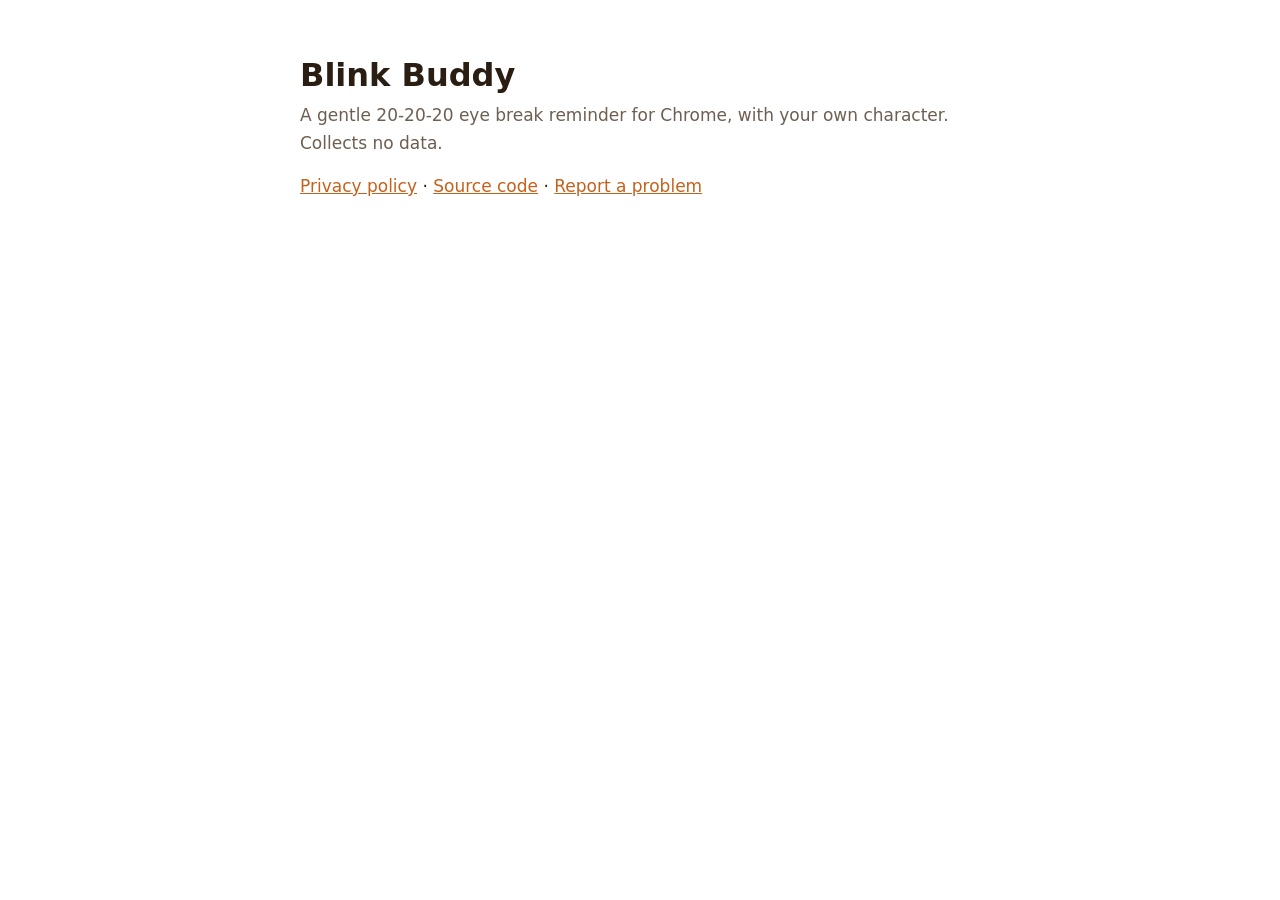
<file: docs/index.html>
<!doctype html>
<html lang="en">
<head>
<meta charset="utf-8">
<meta name="viewport" content="width=device-width, initial-scale=1">
<title>Blink Buddy</title>
<meta name="description" content="A free Chrome extension for the 20-20-20 rule: every 20 minutes, a gentle reminder to look 20 feet away for 20 seconds. No data collected.">
<link rel="alternate" type="text/plain" title="Summary for AI agents" href="llms.txt">
<script type="application/ld+json">
{
  "@context": "https://schema.org",
  "@type": "SoftwareApplication",
  "name": "Blink Buddy",
  "alternateName": "Blink Buddy: 20-20-20 Eye Break Reminder",
  "description": "A Chrome extension for the 20-20-20 rule against digital eye strain: every 20 minutes, a gentle reminder to look 20 feet away for 20 seconds, over the page you're on or in a small window.",
  "applicationCategory": "HealthApplication",
  "applicationSubCategory": "Browser extension",
  "operatingSystem": "Google Chrome",
  "softwareVersion": "1.0.0",
  "isAccessibleForFree": true,
  "offers": { "@type": "Offer", "price": "0", "priceCurrency": "USD" },
  "url": "https://sdipanshu.github.io/blink-buddy/",
  "downloadUrl": "https://github.com/sdipanshu/blink-buddy",
  "codeRepository": "https://github.com/sdipanshu/blink-buddy",
  "keywords": "20-20-20 rule, eye break reminder, eye strain, screen break, break reminder Chrome extension",
  "featureList": [
    "A 20-second eye break every 20 minutes",
    "Shows over the current page or in a small window when Chrome isn't in front",
    "No breaks while the computer is locked",
    "Custom character and colours, optionally picked from a photo on-device",
    "No account, no tracking, no network requests"
  ]
}
</script>
<style>
  :root { color-scheme: light dark; --fg: #2a1d12; --mut: #6e5e50; --bg: #fff; --accent: #c4621d; }
  @media (prefers-color-scheme: dark) { :root { --fg: #f5ece4; --mut: #a8988a; --bg: #1c1712; --accent: #e98a3c; } }
  body { margin: 0; background: var(--bg); color: var(--fg); font: 17px/1.6 system-ui, -apple-system, "Segoe UI", sans-serif; }
  main { max-width: 680px; margin: 0 auto; padding: 56px 16px; }
  h1 { font-size: 32px; line-height: 1.2; margin: 0 0 8px; }
  p { margin: 0 0 16px; } .mut { color: var(--mut); }
  a { color: var(--accent); }
</style>
</head>
<body>
<main>
  <h1>Blink Buddy</h1>
  <p class="mut">A gentle 20-20-20 eye break reminder for Chrome, with your own character. Collects no data.</p>
  <p><a href="privacy.html">Privacy policy</a> · <a href="https://github.com/sdipanshu/blink-buddy">Source code</a> · <a href="https://github.com/sdipanshu/blink-buddy/issues">Report a problem</a></p>
</main>
</body>
</html>
</file>
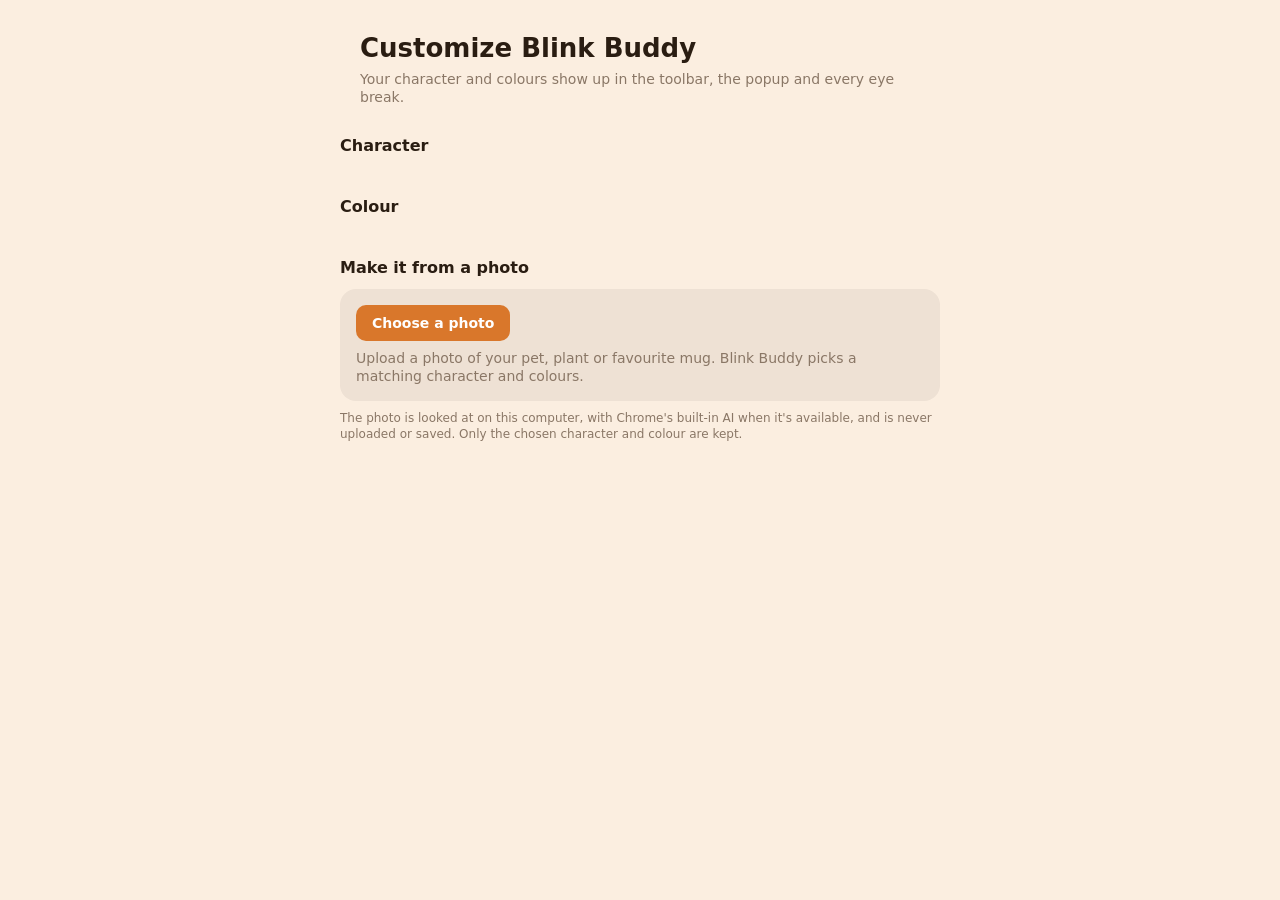
<file: options.html>
<!doctype html>
<html lang="en">
<head>
<meta charset="utf-8">
<meta name="viewport" content="width=device-width, initial-scale=1">
<title>Customize Blink Buddy</title>
<link rel="stylesheet" href="style.css">
<style>
  body.options { user-select: auto; min-height: 100vh; }
  main { max-width: 640px; margin: 0 auto; padding: 32px 20px 56px; }
  header { display: flex; align-items: center; gap: 20px; margin-bottom: 8px; }
  header .art { width: 84px; height: 118px; }
  h1 { font-size: 26px; margin: 0 0 4px; }
  h2 { font-size: 16px; margin: 30px 0 10px; }
  .sub { color: var(--mut); font-size: 14px; margin: 0; }
  .grid { display: flex; flex-wrap: wrap; gap: 8px; }
  .chip { width: 52px; height: 52px; border-radius: 14px; border: 2px solid transparent; background: color-mix(in srgb, var(--fg) 7%, transparent); font-size: 28px; line-height: 1; cursor: pointer; display: grid; place-items: center; color: var(--fg); font-family: "Segoe UI Emoji", "Apple Color Emoji", "Noto Color Emoji", system-ui, sans-serif; }
  .chip.on { border-color: var(--accent); background: color-mix(in srgb, var(--accent) 16%, transparent); }
  .chip:focus-visible, .swatch:focus-visible, .upload:focus-within { outline: 2px solid var(--accent); outline-offset: 2px; }
  .chip svg { width: 34px; height: 34px; }
  .swatch { width: 40px; height: 40px; border-radius: 50%; border: 3px solid var(--bg); box-shadow: 0 0 0 2px transparent; cursor: pointer; }
  .swatch.on { box-shadow: 0 0 0 2px var(--fg); }
  .photo { display: flex; gap: 16px; align-items: center; padding: 16px; border-radius: 16px; background: color-mix(in srgb, var(--fg) 6%, transparent); }
  .photo img { width: 88px; height: 88px; object-fit: cover; border-radius: 12px; flex: none; background: color-mix(in srgb, var(--fg) 10%, transparent); }
  .photo img[hidden] { display: none; }
  .upload { display: inline-block; padding: 9px 16px; border-radius: 10px; background: var(--accent); color: #fff; font-weight: 600; cursor: pointer; }
  .upload input { position: absolute; opacity: 0; width: 1px; height: 1px; }
  #status { margin: 8px 0 0; font-size: 14px; }
  #result { display: flex; gap: 10px; margin-top: 10px; }
  #result[hidden] { display: none; }
  .note { color: var(--mut); font-size: 12px; margin-top: 10px; }
</style>
</head>
<body class="options">
<main>
  <header>
    <div id="preview"></div>
    <div><h1>Customize Blink Buddy</h1><p class="sub">Your character and colours show up in the toolbar, the popup and every eye break.</p></div>
  </header>

  <h2>Character</h2>
  <div class="grid" id="characters" role="radiogroup" aria-label="Character"></div>

  <h2>Colour</h2>
  <div class="grid" id="themes" role="radiogroup" aria-label="Colour"></div>

  <h2>Make it from a photo</h2>
  <div class="photo">
    <img id="photo" alt="Your photo" hidden>
    <div>
      <label class="upload">Choose a photo<input type="file" id="file" accept="image/*"></label>
      <p id="status" class="sub">Upload a photo of your pet, plant or favourite mug. Blink Buddy picks a matching character and colours.</p>
      <div id="result" hidden><button class="plain" id="use">Use this</button><button class="link" id="dismiss">Cancel</button></div>
    </div>
  </div>
  <p class="note">The photo is looked at on this computer, with Chrome's built-in AI when it's available, and is never uploaded or saved. Only the chosen character and colour are kept.</p>
</main>
<script src="theme.js"></script>
<script src="art.js"></script>
<script src="options.js"></script>
</body>
</html>
</file>
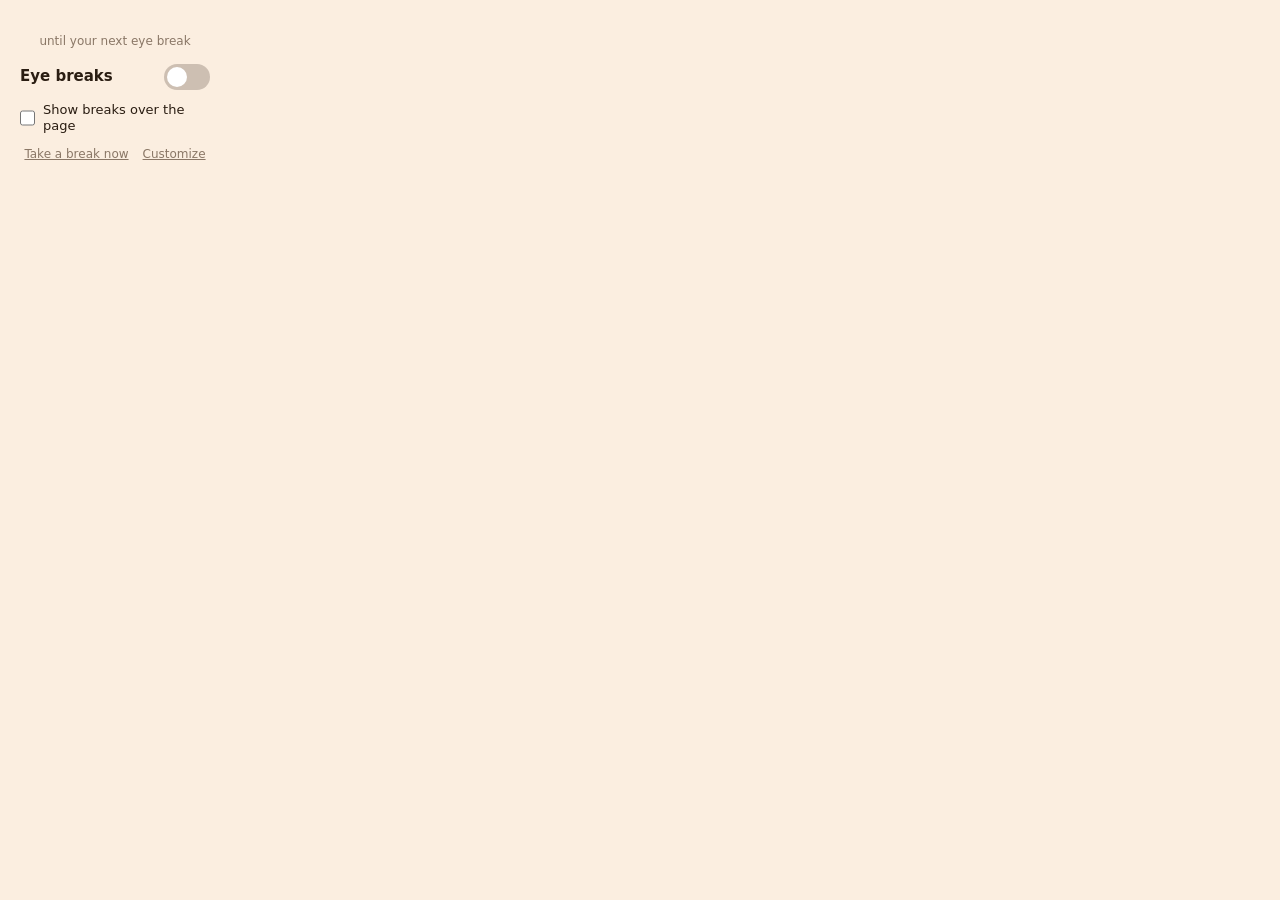
<file: popup.html>
<!doctype html>
<html lang="en">
<head>
<meta charset="utf-8">
<title>Blink Buddy</title>
<link rel="stylesheet" href="style.css">
</head>
<body class="popup">
  <section class="panel" id="panel">
    <div id="art"></div>
    <div class="time" id="time" role="timer"></div>
    <div class="label" id="label">until your next eye break</div>
    <label class="switch"><span>Eye breaks</span><input type="checkbox" role="switch" id="on" aria-label="Eye breaks every 20 minutes"><i></i></label>
    <label class="check" id="overlayRow"><input type="checkbox" id="overlay"><span>Show breaks over the page</span></label>
    <div class="links">
      <button class="link" id="now">Take a break now</button>
      <button class="link" id="customize">Customize</button>
    </div>
  </section>
  <script src="theme.js"></script>
  <script src="art.js"></script>
  <script src="popup.js"></script>
</body>
</html>
</file>
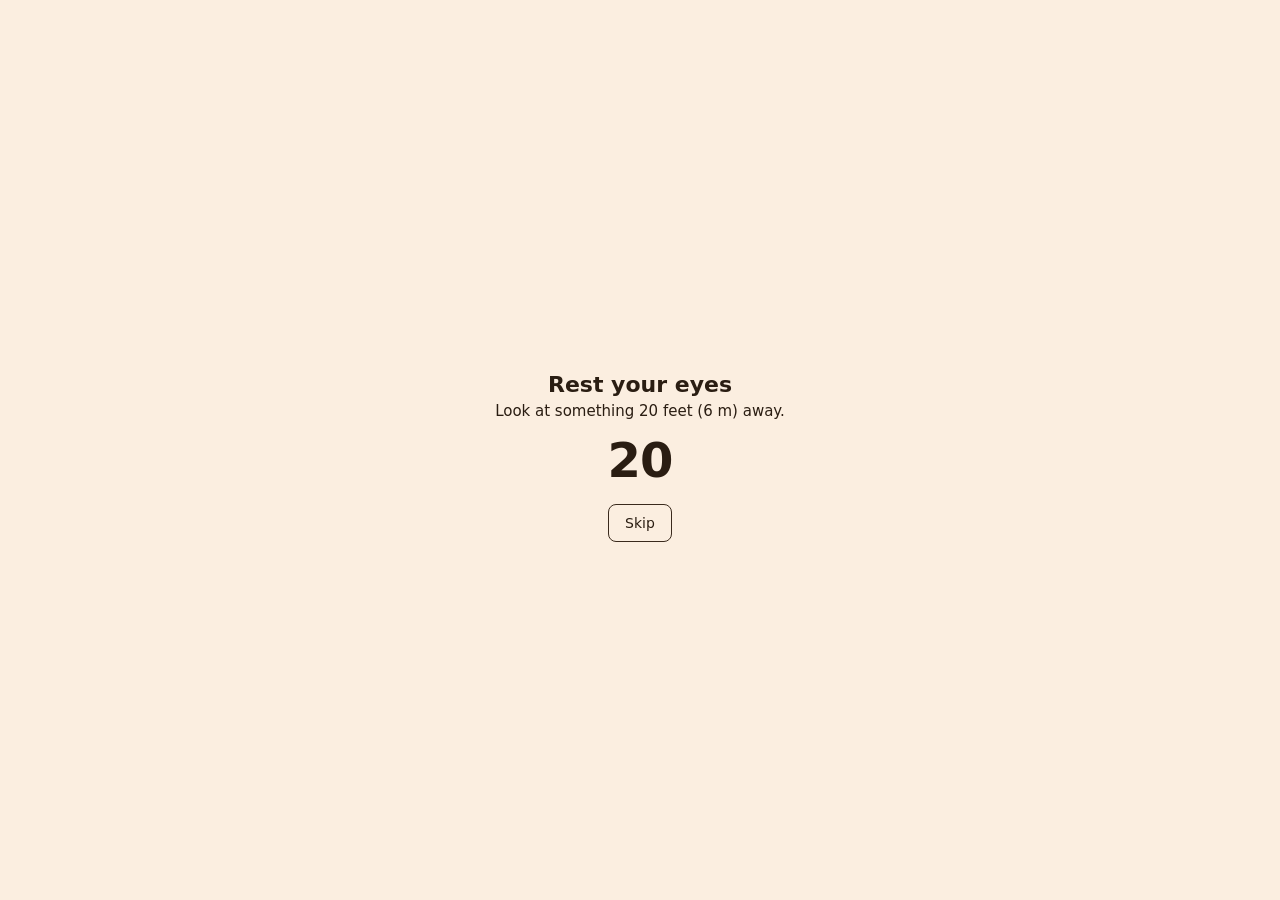
<file: reminder.html>
<!doctype html>
<html lang="en">
<head>
<meta charset="utf-8">
<title>Rest your eyes</title>
<link rel="stylesheet" href="style.css">
</head>
<body class="reminder">
  <section class="panel">
    <div id="art"></div>
    <h1 id="title">Rest your eyes</h1>
    <p id="text">Look at something 20 feet (6 m) away.</p>
    <div class="time" id="count" role="timer">20</div>
    <div class="actions" id="actions"><button class="plain" id="skip">Skip</button></div>
  </section>
  <script src="theme.js"></script>
  <script src="art.js"></script>
  <script src="reminder.js"></script>
</body>
</html>
</file>
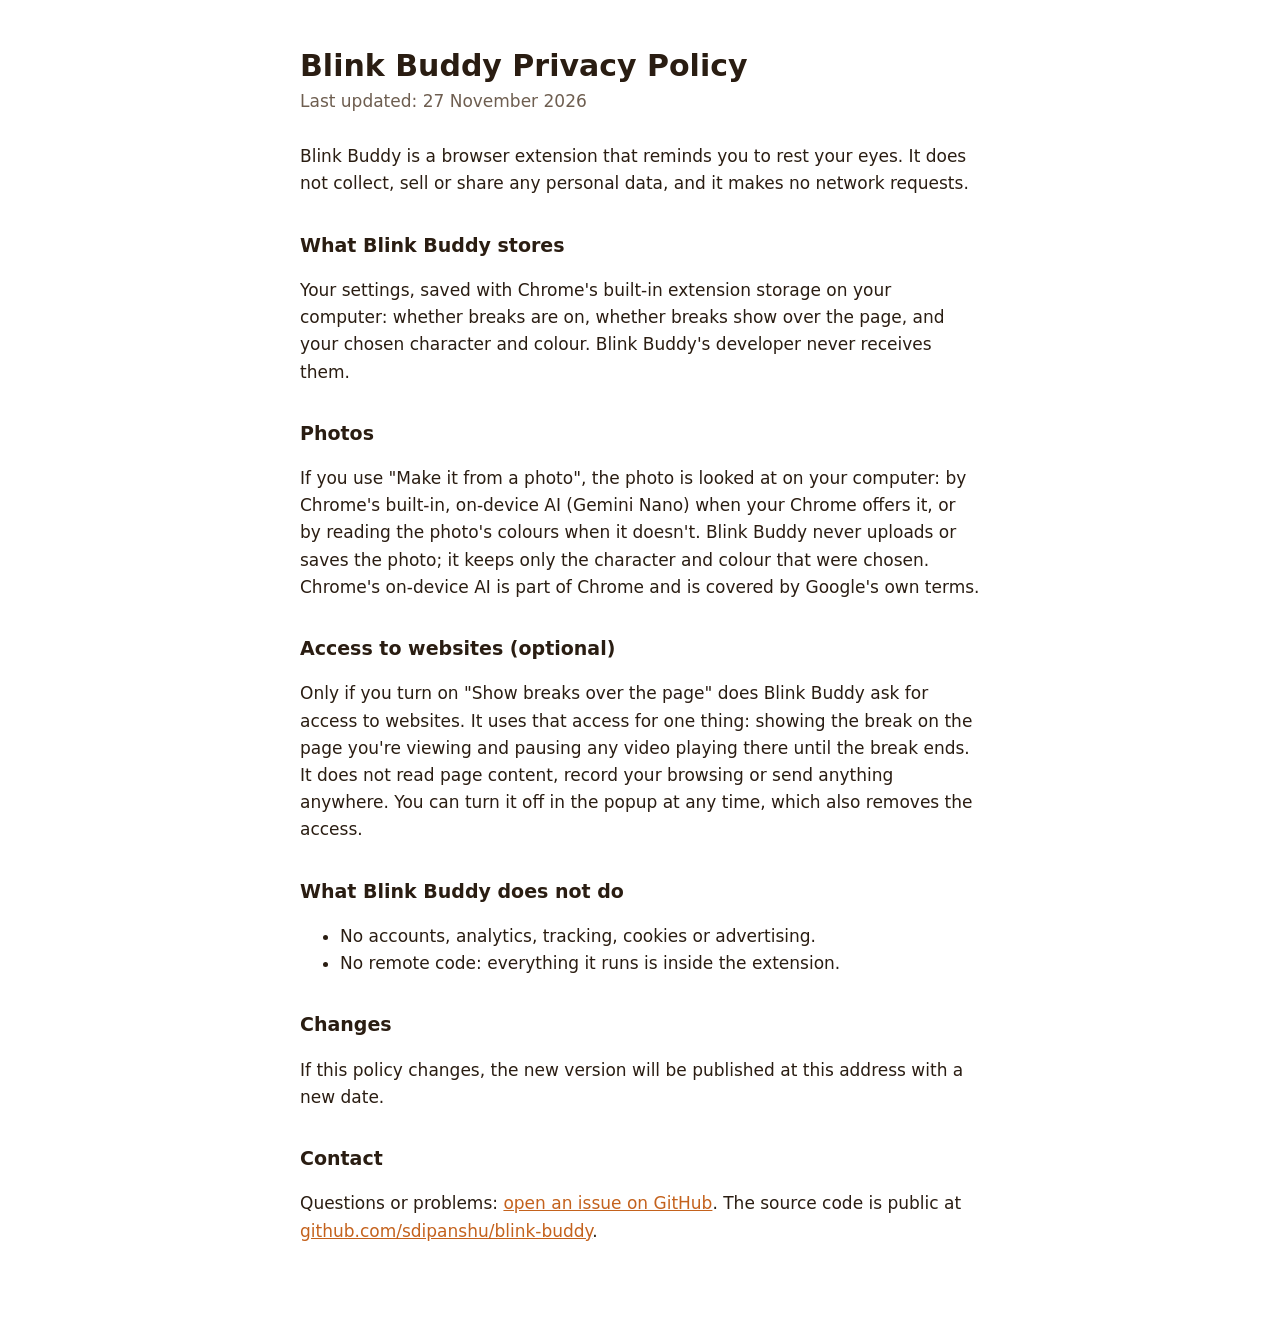
<file: docs/privacy.html>
<!doctype html>
<html lang="en">
<head>
<meta charset="utf-8">
<meta name="viewport" content="width=device-width, initial-scale=1">
<title>Blink Buddy Privacy Policy</title>
<style>
  :root { color-scheme: light dark; --fg: #2a1d12; --mut: #6e5e50; --bg: #fff; --accent: #c4621d; }
  @media (prefers-color-scheme: dark) { :root { --fg: #f5ece4; --mut: #a8988a; --bg: #1c1712; --accent: #e98a3c; } }
  body { margin: 0; background: var(--bg); color: var(--fg); font: 17px/1.6 system-ui, -apple-system, "Segoe UI", sans-serif; }
  main { max-width: 680px; margin: 0 auto; padding: 48px 16px 64px; }
  h1 { font-size: 30px; line-height: 1.2; margin: 0 0 4px; }
  h2 { font-size: 19px; margin: 32px 0 6px; }
  .date { color: var(--mut); margin: 0 0 28px; }
  a { color: var(--accent); }
</style>
</head>
<body>
<main>
  <h1>Blink Buddy Privacy Policy</h1>
  <p class="date">Last updated: 27 November 2026</p>

  <p>Blink Buddy is a browser extension that reminds you to rest your eyes. It does not collect, sell or share any personal data, and it makes no network requests.</p>

  <h2>What Blink Buddy stores</h2>
  <p>Your settings, saved with Chrome's built-in extension storage on your computer: whether breaks are on, whether breaks show over the page, and your chosen character and colour. Blink Buddy's developer never receives them.</p>

  <h2>Photos</h2>
  <p>If you use "Make it from a photo", the photo is looked at on your computer: by Chrome's built-in, on-device AI (Gemini Nano) when your Chrome offers it, or by reading the photo's colours when it doesn't. Blink Buddy never uploads or saves the photo; it keeps only the character and colour that were chosen. Chrome's on-device AI is part of Chrome and is covered by Google's own terms.</p>

  <h2>Access to websites (optional)</h2>
  <p>Only if you turn on "Show breaks over the page" does Blink Buddy ask for access to websites. It uses that access for one thing: showing the break on the page you're viewing and pausing any video playing there until the break ends. It does not read page content, record your browsing or send anything anywhere. You can turn it off in the popup at any time, which also removes the access.</p>

  <h2>What Blink Buddy does not do</h2>
  <ul>
    <li>No accounts, analytics, tracking, cookies or advertising.</li>
    <li>No remote code: everything it runs is inside the extension.</li>
  </ul>

  <h2>Changes</h2>
  <p>If this policy changes, the new version will be published at this address with a new date.</p>

  <h2>Contact</h2>
  <p>Questions or problems: <a href="https://github.com/sdipanshu/blink-buddy/issues">open an issue on GitHub</a>. The source code is public at <a href="https://github.com/sdipanshu/blink-buddy">github.com/sdipanshu/blink-buddy</a>.</p>
</main>
</body>
</html>
</file>
<file: style.css>
/* Colours come from the chosen theme (theme.js sets these variables); amber is the fallback. */
:root {
  color-scheme: light dark;
  --bg: #fbeee0; --fg: #2a1d12; --mut: #8a7766; --line: #3a2a1d; --accent: #d9772b; --lid: #efc9a4; --off: #cdbfb2;
  --white: #fffdfa;
}
@media (prefers-color-scheme: dark) {
  :root { --bg: #2d2118; --fg: #f5ece4; --mut: #a8988a; --line: #e4d6c9; --accent: #e98a3c; --lid: #70492b; --off: #5a4d43; --white: #f5efe8; }
}
* { box-sizing: border-box; }
body { margin: 0; background: var(--bg); color: var(--fg); font: 14px/1.3 system-ui, "Segoe UI", sans-serif; user-select: none; transition: background .3s; }
.panel { display: flex; flex-direction: column; align-items: center; padding: 20px 20px 18px; }

/* Character art */
.art { width: 118px; height: 165px; overflow: visible; display: block; }
.outline { fill: none; stroke: var(--line); stroke-width: 2.5; stroke-linejoin: round; }
.white { fill: var(--white); }
.iris { fill: var(--accent); }
.pupil { fill: #21160e; }
.glint { fill: #fff; }
.lid { fill: var(--lid); stroke: var(--line); stroke-width: 2.5; stroke-linejoin: round; transition: d 1s cubic-bezier(.3, .7, .3, 1); }
.lashes { fill: none; stroke: var(--line); stroke-width: 2.5; stroke-linecap: round; transition: d 1s cubic-bezier(.3, .7, .3, 1); }
.ring-track { fill: none; stroke: var(--off); stroke-width: 7; opacity: .6; }
.ring { fill: none; stroke: var(--accent); stroke-width: 7; stroke-linecap: round; transition: stroke-dashoffset 1s linear; }
.emoji { font-size: 50px; font-family: "Segoe UI Emoji", "Apple Color Emoji", "Noto Color Emoji", sans-serif; }

.time { margin: 12px 0 2px; font-size: 32px; line-height: 1; font-weight: 600; font-variant-numeric: tabular-nums; letter-spacing: -.02em; }
.label { color: var(--mut); font-size: 12px; margin-bottom: 14px; text-align: center; }

.switch { display: flex; align-items: center; justify-content: space-between; width: 100%; font-size: 15px; font-weight: 600; cursor: pointer; }
.switch input { position: absolute; opacity: 0; pointer-events: none; }
.switch i { width: 46px; height: 26px; border-radius: 13px; background: var(--off); position: relative; transition: background .2s; }
.switch i::after { content: ""; position: absolute; left: 3px; top: 3px; width: 20px; height: 20px; border-radius: 50%; background: #fff; transition: transform .2s; }
.switch input:checked + i { background: var(--accent); }
.switch input:checked + i::after { transform: translateX(20px); }
.switch input:focus-visible + i { outline: 2px solid var(--fg); outline-offset: 2px; }

.check { display: flex; align-items: center; gap: 8px; width: 100%; margin-top: 12px; font-size: 13px; color: var(--fg); cursor: pointer; }
.check input { width: 16px; height: 16px; margin: 0; accent-color: var(--accent); cursor: pointer; }
.check[hidden] { display: none; }
.links { display: flex; gap: 14px; margin-top: 12px; }
.link { padding: 0; border: 0; background: none; color: var(--mut); font: inherit; font-size: 12px; text-decoration: underline; cursor: pointer; }
.link:hover { color: var(--fg); }
.link:focus-visible { outline: 2px solid var(--accent); outline-offset: 2px; border-radius: 3px; }
.link[hidden] { display: none; }

.panel.off .art { filter: grayscale(1); opacity: .55; }
.panel.off .time { color: var(--mut); }

/* No animation on first paint. */
body.still .lid, body.still .lashes, body.still .ring, body.still .switch i, body.still .switch i::after { transition: none; }
@media (prefers-reduced-motion: reduce) { .lid, .lashes, .ring { transition: none; } }

/* Popup */
body.popup { width: 230px; }

/* Break window */
body.reminder { height: 100vh; overflow: hidden; }
.reminder .panel { min-height: 100vh; justify-content: center; text-align: center; }
.reminder h1 { margin: 12px 0 4px; font-size: 22px; line-height: 1.2; }
.reminder p { margin: 0; font-size: 15px; }
.reminder .time { margin: 14px 0 0; font-size: 48px; }
.reminder .actions { display: flex; gap: 10px; margin-top: 20px; min-height: 38px; }
button.plain { font: inherit; padding: 8px 16px; border-radius: 8px; border: 1.5px solid var(--line); background: transparent; color: var(--fg); cursor: pointer; }
button.plain:focus-visible { outline: 2px solid var(--accent); outline-offset: 2px; }
</file>
